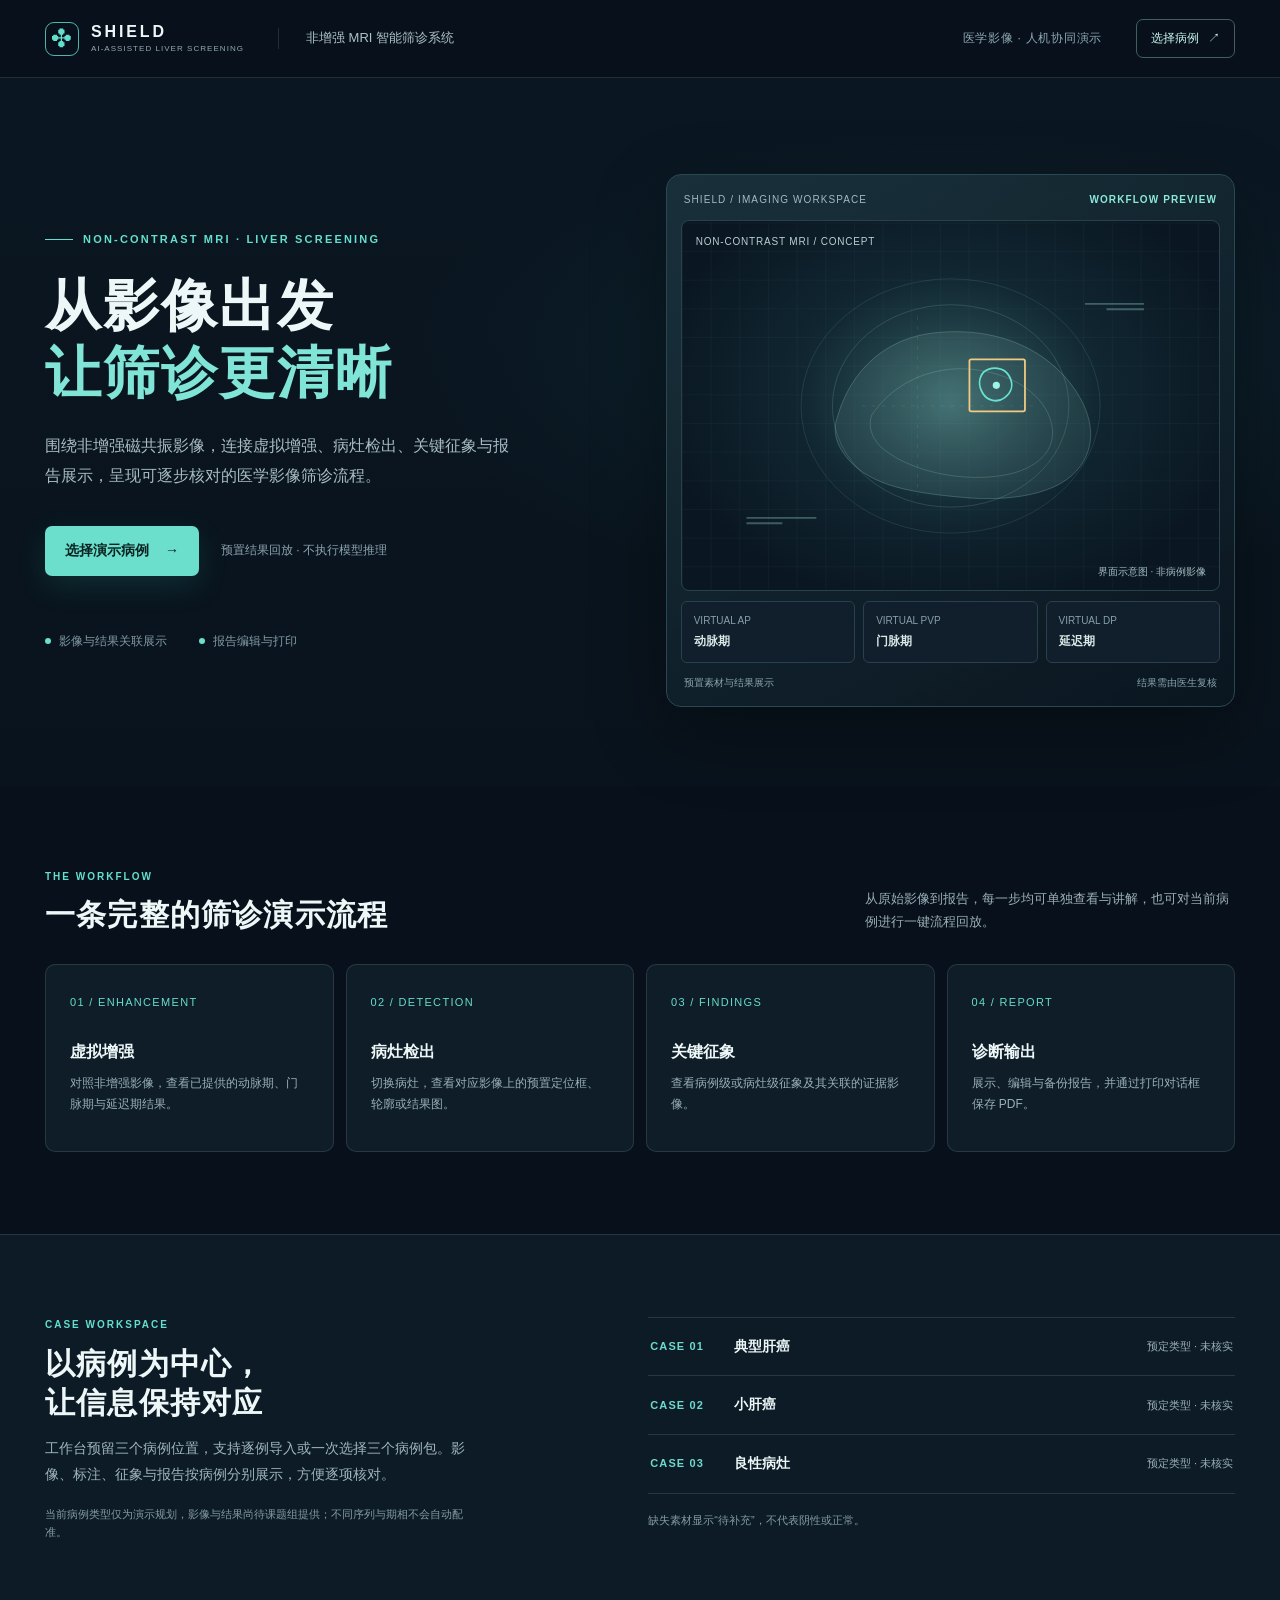
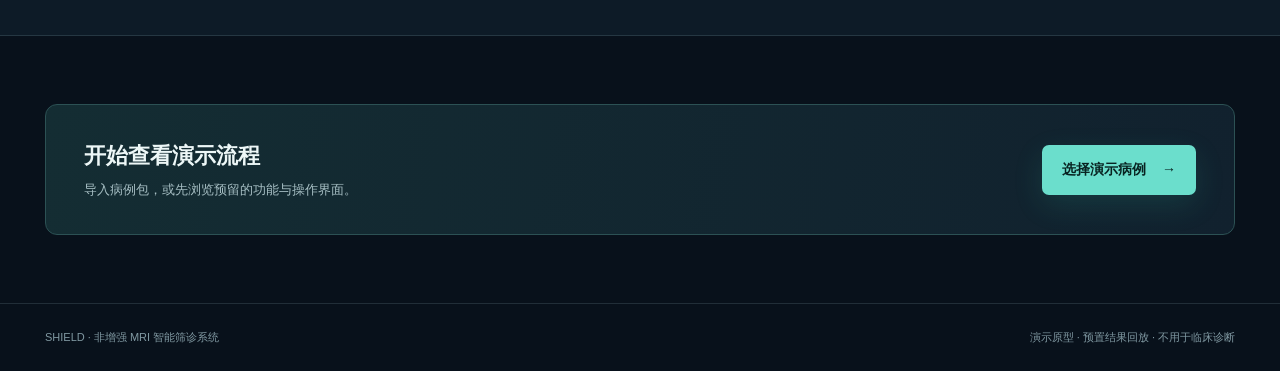
<file: index.html>
<!doctype html>
<html lang="zh-CN">
<head>
<meta charset="utf-8"><meta name="viewport" content="width=device-width,initial-scale=1">
<title>SHIELD · 非增强 MRI 智能筛诊系统</title>
<style>
:root{font-family:-apple-system,BlinkMacSystemFont,"Segoe UI","PingFang SC","Microsoft YaHei",sans-serif;color-scheme:dark;--bg:#0a1018;--surface:#101b28;--surface2:#162434;--text:#eef5f7;--muted:#8da1ad;--line:#293b49;--accent:#44d2bd;--accent-soft:#183d3d;--panel:#09131e;--amber:#e8bb78;--shadow:0 12px 36px #0003}
*{box-sizing:border-box}body{margin:0;background:var(--bg);color:var(--text);font-size:14px}button,textarea{font:inherit}button{cursor:pointer}button:focus-visible,textarea:focus-visible{outline:2px solid var(--accent);outline-offset:2px}.light{color-scheme:light;--bg:#eef5f4;--surface:#fff;--surface2:#f5f9f8;--text:#172e32;--muted:#6d8384;--line:#dce9e6;--accent:#148e80;--accent-soft:#dff4ee;--panel:#e6f0ed;--amber:#a46b2d;--shadow:0 16px 40px #2b61580c}.top{height:72px;background:var(--surface);border-bottom:1px solid var(--line);display:flex;align-items:center;gap:20px;padding:0 28px}.logo{display:flex;align-items:center;gap:11px;min-width:245px}.mark{width:34px;height:34px;border:1px solid var(--accent);border-radius:10px;display:grid;place-items:center;color:var(--accent);font-weight:800;font-size:19px}.brand{font-weight:800;letter-spacing:.15em;font-size:16px}.brand small{display:block;font-weight:400;letter-spacing:.04em;color:var(--muted);font-size:10px;margin-top:3px}.top-title{font-size:13px;color:var(--muted);border-left:1px solid var(--line);padding-left:20px}.spacer{flex:1}.badge{color:var(--amber);background:color-mix(in srgb,var(--amber) 12%,transparent);border:1px solid color-mix(in srgb,var(--amber) 25%,transparent);padding:6px 10px;border-radius:6px;font-size:11px;white-space:nowrap}.theme{border:1px solid var(--line);background:var(--surface2);border-radius:8px;display:flex;padding:3px;gap:2px}.theme button{border:0;background:transparent;color:var(--muted);padding:7px 10px;border-radius:5px;font-size:12px}.theme button.active{background:var(--surface);color:var(--text);box-shadow:0 2px 6px #0002}.main{max-width:1800px;margin:auto;padding:22px 26px}.intro{display:flex;align-items:end;justify-content:space-between;gap:20px;margin-bottom:20px}.eyebrow{text-transform:uppercase;color:var(--accent);font-size:10px;letter-spacing:.18em;font-weight:800}.intro h1{font-size:21px;letter-spacing:.04em;margin:7px 0 6px}.intro p{font-size:12px;color:var(--muted);margin:0}.intro-right{font-size:11px;color:var(--muted);text-align:right;line-height:1.8}.layout{display:grid;grid-template-columns:228px minmax(410px,1fr) 285px;gap:14px;align-items:start}.card{background:var(--surface);border:1px solid var(--line);border-radius:9px;box-shadow:var(--shadow)}.side{padding:18px 14px}.headrow{display:flex;justify-content:space-between;align-items:center}.label{font-size:13px;font-weight:700}.count{font-size:10px;color:var(--muted)}.side-note{font-size:11px;color:var(--muted);line-height:1.7;margin:9px 0 15px}.case{display:block;text-align:left;width:100%;border:1px solid transparent;background:transparent;color:var(--text);border-radius:7px;padding:12px;margin-bottom:6px}.case:hover{background:var(--surface2)}.case.active{border-color:color-mix(in srgb,var(--accent) 45%,transparent);background:var(--accent-soft)}.case-top{display:flex;align-items:center;justify-content:space-between;font-weight:700;font-size:12px}.case-sub{font-size:11px;color:var(--muted);margin-top:8px}.dot{width:6px;height:6px;border-radius:50%;background:var(--muted)}.case.active .dot{background:var(--accent)}.sidebar-end{margin-top:25px;border-top:1px solid var(--line);padding:16px 5px 0;color:var(--muted);font-size:11px;line-height:1.8}.work{overflow:hidden}.work-head{padding:17px 19px;display:flex;justify-content:space-between;gap:15px;align-items:center;border-bottom:1px solid var(--line)}.work-title{font-size:14px;font-weight:700}.work-title small{display:block;color:var(--muted);font-weight:400;font-size:11px;margin-top:6px}.ghost{background:var(--surface2);color:var(--text);border:1px solid var(--line);padding:8px 12px;border-radius:6px;font-size:11px}.view-controls{display:flex;gap:6px;align-items:center;padding:12px 17px;flex-wrap:wrap}.tab{background:transparent;border:1px solid transparent;color:var(--muted);padding:7px 10px;border-radius:5px;font-size:11px}.tab.active{background:var(--accent-soft);color:var(--accent);border-color:color-mix(in srgb,var(--accent) 30%,transparent)}.viewer{background:var(--panel);margin:0 14px;padding:13px;border:1px solid var(--line);border-radius:6px}.view-grid{display:grid;grid-template-columns:1fr 1fr;gap:9px}.viewport{position:relative;min-height:330px;border:1px solid var(--line);background:repeating-linear-gradient(0deg,transparent 0px,transparent 31px,color-mix(in srgb,var(--line) 22%,transparent) 32px),repeating-linear-gradient(90deg,transparent 0px,transparent 31px,color-mix(in srgb,var(--line) 22%,transparent) 32px);display:grid;place-items:center}.viewport-label{position:absolute;left:12px;top:12px;font-size:10px;letter-spacing:.04em;color:var(--muted)}.viewport-corner{position:absolute;right:12px;bottom:11px;font-size:10px;color:var(--muted)}.placeholder{text-align:center;color:var(--muted)}.placeholder-icon{width:42px;height:42px;margin:0 auto 13px;border:1px dashed var(--muted);border-radius:50%;display:grid;place-items:center;font-size:20px;font-weight:200;opacity:.7}.placeholder b{display:block;font-size:12px;font-weight:500;color:var(--text);opacity:.8}.placeholder span{display:block;font-size:10px;margin-top:8px}.under-view{display:flex;align-items:center;justify-content:space-between;gap:8px;padding:13px 5px 2px;color:var(--muted);font-size:10px}.viewtools{display:flex;gap:13px}.stages{padding:18px 19px 20px}.stages-title{display:flex;justify-content:space-between;align-items:center;margin-bottom:12px}.steps{display:grid;grid-template-columns:repeat(4,1fr);gap:7px}.step{background:var(--surface2);border:1px solid var(--line);border-radius:7px;padding:11px 9px;text-align:left;color:var(--text);min-height:58px}.step.active{border-color:var(--accent);background:var(--accent-soft)}.step small{font-size:9px;color:var(--muted);display:block;margin-bottom:5px}.step span{font-size:11px;font-weight:700}.nextrow{display:flex;align-items:center;justify-content:space-between;margin-top:13px;gap:10px}.nextrow p{color:var(--muted);font-size:10px;line-height:1.5;margin:0}.primary{background:var(--accent);color:#05221f;border:0;border-radius:6px;padding:10px 14px;font-size:11px;font-weight:700;white-space:nowrap}.right{padding:18px}.result-head{padding-bottom:15px;border-bottom:1px solid var(--line)}.pill{font-size:10px;color:var(--accent);background:var(--accent-soft);padding:5px 8px;border-radius:20px}.result-section{padding:17px 0;border-bottom:1px solid var(--line)}.section-title{font-size:11px;font-weight:700;display:flex;justify-content:space-between}.section-title span{font-size:10px;font-weight:400;color:var(--muted)}.empty{padding:17px 10px;background:var(--surface2);border:1px dashed var(--line);text-align:center;color:var(--muted);border-radius:6px;font-size:11px;margin-top:12px;line-height:1.7}.fields{margin-top:13px}.field{display:flex;justify-content:space-between;gap:10px;color:var(--muted);padding:7px 0;font-size:11px}.field span:last-child{color:var(--text)}.report{padding-top:17px}.report textarea{display:block;width:100%;min-height:93px;margin:11px 0 10px;resize:vertical;color:var(--text);background:var(--surface2);border:1px solid var(--line);border-radius:6px;padding:10px;font-size:11px;line-height:1.7}.report textarea::placeholder{color:var(--muted)}.report-actions{display:flex;justify-content:space-between;align-items:center;gap:5px}.report-actions span{font-size:10px;color:var(--muted)}.footer{margin-top:16px;color:var(--muted);font-size:10px;display:flex;justify-content:space-between;gap:10px}.light .main{padding-top:30px}.light .card{border-radius:15px}.light .top{height:76px}.light .viewport{border-radius:8px}.light .intro h1{font-size:24px;letter-spacing:0}.light .step{border-radius:10px}.light .case{border-radius:10px}.light .mark{background:var(--accent);color:white}.light .primary{color:white}.light .viewer{border-radius:10px}.light .badge{border-radius:20px}
@media(max-width:1100px){.layout{grid-template-columns:190px minmax(350px,1fr)}.right{grid-column:1/-1;display:grid;grid-template-columns:1fr 1fr;gap:15px}.right .result-head{grid-column:1/-1}.report{padding-top:0}.top-title{display:none}.logo{min-width:auto}}@media(max-width:700px){.top{height:auto;padding:13px;flex-wrap:wrap;gap:10px}.logo{flex:1}.top .badge{order:3}.main{padding:18px 12px}.intro{align-items:start}.intro-right{display:none}.layout{display:flex;flex-direction:column}.card{width:100%}.side{padding:13px}.side-note,.sidebar-end{display:none}.case{width:32%;display:inline-block;vertical-align:top;padding:10px 5px}.case-sub{font-size:10px}.view-grid{grid-template-columns:1fr}.viewport{min-height:220px}.steps{grid-template-columns:1fr 1fr}.right{display:block}.result-head{margin-bottom:0}.footer{display:block}.footer span{display:block;margin-top:5px}}
.phase-toolbar{display:flex;align-items:center;gap:6px;flex-wrap:wrap;margin:0 14px 10px}.phase-toolbar[hidden]{display:none}.phase-caption{font-size:10px;color:var(--muted);margin-right:2px}.phase-toolbar .spacer{min-width:8px}.phase-button{border:1px solid var(--line);background:var(--surface2);color:var(--muted);border-radius:5px;padding:7px 9px;font-size:11px}.phase-button.active{border-color:var(--accent);color:var(--accent);background:var(--accent-soft)}.view-grid.triple{grid-template-columns:repeat(3,minmax(0,1fr))}.view-grid.triple .viewport{min-width:0}.storage-warning{color:var(--amber)!important;line-height:1.4}@media(max-width:700px){.view-grid.triple{grid-template-columns:1fr}.phase-toolbar .spacer{display:none}.phase-toolbar{margin-top:0}.phase-caption{width:100%}}
@media print{.boot-warning{display:none}body{background:white;color:#111}.top,.intro,.side,.work,.footer,.result-head,.result-section,.report-actions{display:none!important}.main{padding:0}.layout{display:block}.right{display:block;box-shadow:none;border:0;padding:0}.report{display:block}.report:before{content:'SHIELD 非增强 MRI 智能筛诊报告 · 演示样式';display:block;font-size:20px;font-weight:bold;margin-bottom:20px}.report textarea{min-height:450px;border:0;color:#111;background:white;resize:none;font-size:14px}.report .section-title{font-size:14px}}

.lesion-toolbar{display:flex;align-items:center;gap:12px;flex-wrap:wrap;margin:0 15px 10px;color:var(--muted);font-size:11px}.lesion-toolbar[hidden]{display:none}.lesion-toolbar label{display:flex;align-items:center;gap:5px;color:var(--text)}.lesion-toolbar input{accent-color:var(--accent)}.lesion-toolbar select{background:var(--surface2);color:var(--text);border:1px solid var(--line);border-radius:5px;padding:4px;max-width:200px}.lesion-toolbar label[hidden]{display:none}.lesion-toolbar .notice{color:var(--amber)}
.report-fields{margin-top:12px;display:grid;gap:10px}.report-field{display:grid;gap:5px;font-size:11px;color:var(--muted)}.report-field input,.report-field textarea{width:100%;background:var(--surface2);border:1px solid var(--line);border-radius:6px;color:var(--text);padding:8px;font:inherit}.report-field textarea{margin:0;min-height:85px;resize:vertical}.report-field input::placeholder,.report-field textarea::placeholder{color:var(--muted)}.report-row{display:grid;grid-template-columns:1fr 1fr;gap:8px}.report-case{padding:9px;border-radius:6px;background:var(--accent-soft);color:var(--accent);font-weight:700}.print-report{display:none}.signs-note{font-size:10px;color:var(--muted);line-height:1.5;margin:10px 0 7px}.signs-list{max-height:210px;overflow:auto;border:1px solid var(--line);border-radius:6px}.sign-row{display:flex;align-items:flex-start;justify-content:space-between;gap:8px;padding:8px 9px;font-size:11px;line-height:1.45;border-bottom:1px solid var(--line)}.sign-row:last-child{border-bottom:0}.sign-row[data-finding]{width:100%;background:transparent;color:var(--text);border-top:0;border-left:0;border-right:0;text-align:left;cursor:pointer}.sign-row[data-finding]:hover,.sign-row[data-finding].active{background:var(--accent-soft)}.sign-status{white-space:nowrap;color:var(--muted);font-size:10px}
@media print{.report>*{display:none!important}.report:before{display:none}.print-report{display:block!important;color:#111;font-size:13px}.print-report h1{text-align:center;font-size:20px}.print-report .print-badge{text-align:center;color:#555;margin-bottom:20px}.print-report dl{display:grid;grid-template-columns:1fr 1fr;gap:10px;border-bottom:1px solid #aaa;padding-bottom:15px}.print-report dl div{display:flex;gap:8px}.print-report dt{font-weight:bold}.print-report dd{margin:0;min-width:0;overflow-wrap:anywhere}.print-report dt{white-space:nowrap}.print-report h2{font-size:14px;margin-top:24px}.print-report p{white-space:pre-wrap;overflow-wrap:anywhere;min-height:35px;line-height:1.6}.print-report .print-footer{border-top:1px solid #aaa;padding-top:15px}}

.boot-warning{padding:12px;background:#4a321b;color:#ffe4b2;font-size:13px}.case-import{border-top:1px solid var(--line);margin-top:18px;padding-top:14px}.case-import button{width:100%}.guide-link{display:block;color:var(--accent);font-size:11px;margin:10px 0;text-decoration:none}.builder-link{display:block;margin-top:8px;text-align:center;text-decoration:none}.single-import{margin-top:10px;font-size:11px;color:var(--muted)}.single-import summary{cursor:pointer;color:var(--accent)}.single-import label{display:flex;gap:6px;align-items:center;margin:8px 0}.single-import select{min-width:0;background:var(--surface2);color:var(--text);border:1px solid var(--line);border-radius:4px;padding:5px}.single-import button{margin-top:3px}.case-import #readinessButton{margin-top:8px}.readiness-dialog{width:min(1040px,calc(100vw - 32px));max-height:85vh;overflow:auto;background:var(--surface);color:var(--text);border:1px solid var(--line);border-radius:10px;padding:22px}.readiness-dialog::backdrop{background:#000a}.readiness-dialog p{color:var(--muted);line-height:1.6;font-size:12px}.readiness-head{display:flex;justify-content:space-between;align-items:center}.readiness-head h2{font-size:18px}.readiness-scroll{overflow:auto}.readiness-dialog table{width:100%;border-collapse:collapse;min-width:760px;text-align:left;font-size:12px}.readiness-dialog th,.readiness-dialog td{padding:12px 8px;border-bottom:1px solid var(--line)}.readiness-dialog th{color:var(--muted);font-weight:500}.case-import p{color:var(--muted);font-size:10px;line-height:1.6}.case-import .error{color:var(--amber)}.viewtools{align-items:center}.viewtools button{padding:5px 8px}.viewtools button:disabled{opacity:.4;cursor:not-allowed}.slice-controls{position:absolute;bottom:8px;left:8px;display:flex;gap:4px;align-items:center;z-index:2;color:var(--text);font-size:10px}.slice-controls button{background:#0d1c29e8;color:var(--text);border:1px solid var(--line);border-radius:4px;padding:3px 7px}.slice-controls button:disabled{opacity:.35;cursor:not-allowed}.result-choices{display:grid;gap:5px}.result-choice{border:1px solid var(--line);background:var(--surface2);color:var(--text);text-align:left;border-radius:5px;padding:8px;font-size:11px}.result-choice.active{border-color:var(--accent);color:var(--accent)}.right-jump{display:flex;gap:3px}.right-jump button{background:var(--surface2);border:1px solid var(--line);color:var(--text);border-radius:4px;padding:4px;font-size:10px}.report-backup{display:flex;flex-wrap:wrap;gap:8px;margin-top:10px}.migration-preview{max-height:48vh;overflow:auto;white-space:pre-wrap;overflow-wrap:anywhere;color:var(--text);background:var(--surface2);border:1px solid var(--line);padding:12px;font-size:12px;line-height:1.6}.migration-actions{display:flex;justify-content:flex-end;gap:8px;margin-top:14px}.clear-report[hidden]{display:none}.clear-report{display:block;margin-top:12px;background:transparent;color:var(--muted);border:0;padding:2px 0;text-decoration:underline;font-size:10px}.top .badge{white-space:normal}@media(max-width:700px){.case-import{display:block}.viewtools{flex-wrap:wrap}.case-import p{display:block}}


.sh-home{--sh-bg:#08111b;--sh-card:#101f2c;--sh-line:rgba(160,199,207,.16);--sh-ink:#edf7f7;--sh-muted:#9aafb8;--sh-accent:#63dfce;min-height:100vh;background:var(--sh-bg);color:var(--sh-ink);font-family:-apple-system,BlinkMacSystemFont,"Segoe UI","Microsoft YaHei",sans-serif;font-size:15px;line-height:1.55;overflow:hidden}
.sh-home *{box-sizing:border-box}.sh-home a{color:inherit;text-decoration:none}.sh-home button,.sh-home a{font:inherit}.sh-home a:focus-visible{outline:2px solid var(--sh-accent);outline-offset:4px}.sh-wrap{width:min(1190px,calc(100% - 64px));margin:0 auto}.sh-home-header{height:78px;border-bottom:1px solid var(--sh-line);display:flex;align-items:center}.sh-home-header .sh-wrap{display:flex;align-items:center;gap:34px}.sh-brand{display:flex;align-items:center;gap:12px;flex-shrink:0}.sh-brand-mark{width:34px;height:34px;display:grid;place-items:center;border:1px solid rgba(99,223,206,.8);border-radius:9px;color:var(--sh-accent);font-size:20px;line-height:1}.sh-brand-word{font-size:16px;font-weight:750;letter-spacing:.18em;line-height:1}.sh-brand-word small{display:block;margin-top:5px;font-size:8px;letter-spacing:.13em;font-weight:500;color:#91a9b2}.sh-header-name{padding-left:27px;border-left:1px solid var(--sh-line);font-size:13px;color:#adc2c7}.sh-header-spacer{flex:1}.sh-header-label{color:#8ea8b2;font-size:12px;letter-spacing:.06em}.sh-home .sh-header-action{display:inline-flex;align-items:center;gap:9px;padding:9px 14px;border:1px solid #40605e;border-radius:7px;color:#c8f6ef;font-size:12px;white-space:nowrap}.sh-home .sh-header-action:hover{background:#173b3a}
.sh-hero{position:relative;padding:96px 0 80px;background:radial-gradient(ellipse at 74% 39%,rgba(25,111,113,.16),transparent 40%),linear-gradient(180deg,#0a1621 0%,#09131d 100%)}.sh-hero-grid{display:grid;grid-template-columns:1fr 1.03fr;align-items:center;gap:68px}.sh-kicker{display:flex;align-items:center;gap:10px;color:var(--sh-accent);font-size:11px;letter-spacing:.2em;font-weight:700}.sh-kicker:before{content:"";width:28px;height:1px;background:var(--sh-accent)}.sh-hero h1{font-size:clamp(42px,4.4vw,62px);line-height:1.2;letter-spacing:.035em;font-weight:700;margin:24px 0}.sh-hero h1 em{font-style:normal;color:#80e4d7}.sh-description{max-width:475px;color:#a8bdc4;font-size:16px;line-height:1.9;margin:0}.sh-actions{display:flex;align-items:center;gap:22px;margin-top:34px;flex-wrap:wrap}.sh-home .sh-primary{display:inline-flex;align-items:center;justify-content:center;gap:16px;border-radius:7px;padding:14px 20px;background:#6bdecc;color:#082321;font-weight:700;font-size:14px;box-shadow:0 10px 30px #35c9ac24}.sh-home .sh-primary:hover{background:#8aebdc}.sh-action-note{font-size:12px;color:#8ca4ad}.sh-home-meta{margin-top:56px;display:flex;gap:32px;color:#819aa5;font-size:12px}.sh-home-meta span{display:flex;align-items:center;gap:8px}.sh-home-meta i{display:block;width:6px;height:6px;border-radius:50%;background:#6bdecc}
.sh-visual{position:relative;border:1px solid #2a4851;border-radius:15px;padding:14px;background:linear-gradient(150deg,rgba(29,55,65,.78),rgba(10,22,32,.96));box-shadow:0 25px 75px #0005}.sh-visual-top{display:flex;align-items:center;justify-content:space-between;color:#a1bac1;font-size:10px;letter-spacing:.11em;padding:3px 3px 12px}.sh-visual-top b{font-size:10px;color:#8ce8d9;font-weight:600}.sh-scan{position:relative;overflow:hidden;border-radius:8px;border:1px solid #29414c;aspect-ratio:1.45;background:radial-gradient(ellipse at 50% 45%,#24454c 0%,#102530 41%,#0a1722 78%)}.sh-scan svg{display:block;width:100%;height:100%}.sh-scan-tag{position:absolute;top:13px;left:14px;color:#b8cfd1;font-size:10px;letter-spacing:.08em}.sh-scan-note{position:absolute;right:13px;bottom:11px;color:#a6bec3;font-size:10px}.sh-visual-bottom{display:grid;grid-template-columns:repeat(3,1fr);gap:8px;margin-top:10px}.sh-phase{padding:11px 12px;border:1px solid #29414c;border-radius:6px;background:#101f2b;color:#86a0a9;font-size:10px}.sh-phase strong{display:block;color:#d9e9e8;font-size:12px;font-weight:600;margin-top:3px}.sh-visual-foot{display:flex;justify-content:space-between;gap:10px;padding:12px 3px 2px;color:#89a5ad;font-size:10px}
.sh-section{padding:82px 0}.sh-section-top{display:flex;justify-content:space-between;align-items:end;gap:32px;margin-bottom:30px}.sh-eyebrow{color:var(--sh-accent);font-size:10px;letter-spacing:.2em;font-weight:700}.sh-section h2{font-size:30px;letter-spacing:.04em;line-height:1.3;margin:10px 0 0}.sh-section-desc{max-width:370px;color:var(--sh-muted);font-size:13px;line-height:1.8;margin:0}.sh-flow-grid{display:grid;grid-template-columns:repeat(4,1fr);gap:12px}.sh-step{min-height:188px;padding:24px;border:1px solid var(--sh-line);background:#0f1d29;border-radius:10px}.sh-step-num{color:#66dcca;font-size:11px;letter-spacing:.12em}.sh-step h3{font-size:16px;margin:28px 0 8px}.sh-step p{font-size:12px;color:#99b0b8;margin:0;line-height:1.8}.sh-split{background:#0d1b27;border-top:1px solid var(--sh-line);border-bottom:1px solid var(--sh-line)}.sh-split-grid{display:grid;grid-template-columns:1fr 1.1fr;gap:70px;align-items:start}.sh-split h2{margin-top:12px}.sh-split p{color:#a0b6bd;line-height:1.85;font-size:14px;max-width:430px}.sh-case-list{border-top:1px solid var(--sh-line)}.sh-case-row{display:grid;grid-template-columns:68px 1fr auto;align-items:center;gap:16px;padding:18px 2px;border-bottom:1px solid var(--sh-line)}.sh-case-row b{font-size:11px;letter-spacing:.1em;color:#6ddacb}.sh-case-row strong{font-size:14px;font-weight:600}.sh-case-row span{font-size:11px;color:#9ab0b7}.sh-note{margin-top:17px;font-size:11px!important;color:#839ba4!important;line-height:1.7!important}
.sh-bottom{padding:68px 0}.sh-bottom-box{display:flex;align-items:center;justify-content:space-between;gap:30px;padding:34px 38px;border:1px solid #2c5154;border-radius:12px;background:linear-gradient(100deg,#142d33,#11212e)}.sh-bottom-box h2{font-size:22px;margin:0 0 7px}.sh-bottom-box p{font-size:13px;color:#a7bfc4;margin:0}.sh-footer{border-top:1px solid var(--sh-line);padding:25px 0;color:#8099a2;font-size:11px}.sh-footer .sh-wrap{display:flex;justify-content:space-between;gap:20px;flex-wrap:wrap}
@media(max-width:900px){.sh-hero{padding:65px 0}.sh-hero-grid{gap:35px}.sh-hero h1{font-size:42px}.sh-flow-grid{grid-template-columns:repeat(2,1fr)}.sh-split-grid{gap:35px}.sh-header-label{display:none}}
@media(max-width:700px){.sh-wrap{width:calc(100% - 36px)}.sh-home-header{height:68px}.sh-header-name{display:none}.sh-home-header .sh-wrap{gap:10px}.sh-hero{padding:55px 0}.sh-hero-grid{grid-template-columns:1fr;gap:40px}.sh-hero h1{font-size:38px}.sh-description{font-size:14px}.sh-home-meta{margin-top:36px;gap:17px;flex-wrap:wrap}.sh-section{padding:58px 0}.sh-section-top{display:block}.sh-section-desc{margin-top:14px}.sh-section h2{font-size:25px}.sh-split-grid{grid-template-columns:1fr;gap:25px}.sh-bottom{padding:45px 0}.sh-bottom-box{display:block;padding:26px}.sh-bottom-box .sh-primary{margin-top:22px}.sh-case-row{grid-template-columns:62px 1fr auto;gap:8px}.sh-case-row span{font-size:10px}}
@media(max-width:400px){.sh-flow-grid{grid-template-columns:1fr}.sh-step{min-height:150px}.sh-step h3{margin-top:18px}.sh-home .sh-header-action{padding:8px;font-size:11px}}

@media(max-width:400px){.sh-home-header .sh-brand{gap:8px}.sh-brand-mark{width:30px;height:30px}.sh-brand-word{font-size:14px}.sh-brand-word small{font-size:7px;letter-spacing:.04em}.sh-home .sh-header-action{gap:4px;padding:7px}}
.sh-home[hidden],#workspaceView[hidden],#caseSelection[hidden]{display:none!important}
.workspace-home{color:var(--accent);text-decoration:none;font-size:12px;white-space:nowrap}.workspace-home:focus-visible{outline:2px solid var(--accent);outline-offset:3px}
@media print{.sh-home,#caseSelection{display:none!important}}
.case-page{min-height:100vh;background:#0a141e;color:#e7f2f4}.case-page .top{background:#0d1b27}.case-content{max-width:1180px;margin:auto;padding:56px 28px 90px}.case-content h1{font-size:30px;margin:12px 0}.case-lead{color:#9bb0b9;line-height:1.8}.case-page-layout{display:grid;grid-template-columns:minmax(0,1fr) 320px;gap:24px;margin-top:34px;align-items:start}.case-pick,.case-setup{padding:25px}.case-pick #cases{display:grid;grid-template-columns:repeat(3,minmax(0,1fr));gap:12px;margin:24px 0}.case-pick .case{width:100%;min-height:132px;background:var(--surface2);border:1px solid var(--line);padding:18px;margin:0}.case-pick .case.active{background:var(--accent-soft);border-color:var(--accent)}.case-pick .case-top{font-size:16px}.case-pick .case-sub{display:block;line-height:1.7;margin-top:16px}.case-pick .primary{font-size:13px;padding:14px 20px}.case-page .side-note{display:block}.case-setup .case-import{margin:0;padding:0;border:0}.case-setup h2{font-size:15px;margin:0 0 16px}.case-setup .case-import p{display:block}.workflow-side .stages{padding:0}.workflow-side .steps{grid-template-columns:1fr}.workflow-side .step{min-height:62px;padding:12px}.workflow-side .nextrow{display:flex;flex-direction:column;align-items:stretch}.workflow-side .nextrow p{font-size:11px}.workflow-side .primary{width:100%}.workflow-side .stages-title .count{display:none}.case-switch{display:block;color:var(--accent);text-decoration:none;font-size:12px;margin-bottom:20px}.workflow-side .step span{font-size:12px}@media(max-width:900px){.case-page-layout{grid-template-columns:1fr}}@media(max-width:700px){.case-content{padding:34px 16px 60px}.case-pick #cases{grid-template-columns:1fr}.case-pick .case{min-height:85px}.workflow-side .steps{grid-template-columns:repeat(2,minmax(0,1fr))}.workflow-side .nextrow{flex-direction:row;align-items:center}.workflow-side .primary{width:auto}.case-page .top .badge{display:none}}
</style>
<link rel="stylesheet" href="presentation.css">
</head>
<body>
<main class="sh-home" id="landingView">
<header class="sh-home-header"><div class="sh-wrap"><div class="sh-brand"><span class="sh-brand-mark" aria-hidden="true">✣</span><span class="sh-brand-word">SHIELD<small>AI-ASSISTED LIVER SCREENING</small></span></div><span class="sh-header-name">非增强 MRI 智能筛诊系统</span><span class="sh-header-spacer"></span><span class="sh-header-label">医学影像 · 人机协同演示</span><a class="sh-header-action" href="#cases">选择病例 <span aria-hidden="true">↗</span></a></div></header>
<section class="sh-hero"><div class="sh-wrap sh-hero-grid"><div><div class="sh-kicker">NON-CONTRAST MRI · LIVER SCREENING</div><h1>从影像出发<br><em>让筛诊更清晰</em></h1><p class="sh-description">围绕非增强磁共振影像，连接虚拟增强、病灶检出、关键征象与报告展示，呈现可逐步核对的医学影像筛诊流程。</p><div class="sh-actions"><a class="sh-primary" href="#cases">选择演示病例 <span aria-hidden="true">→</span></a><span class="sh-action-note">预置结果回放 · 不执行模型推理</span></div><noscript><p class="sh-note">演示工作台需要启用 JavaScript，请在浏览器设置中开启后重新加载。</p></noscript><div class="sh-home-meta"><span><i></i>影像与结果关联展示</span><span><i></i>报告编辑与打印</span></div></div>
<div class="sh-visual" aria-label="系统影像界面示意图，不是真实病例影像"><div class="sh-visual-top"><span>SHIELD / IMAGING WORKSPACE</span><b>WORKFLOW PREVIEW</b></div><div class="sh-scan"><span class="sh-scan-tag">NON-CONTRAST MRI / CONCEPT</span><svg viewBox="0 0 600 410" role="img" aria-label="抽象的影像查看界面示意"><defs><pattern id="shGrid" width="32" height="32" patternUnits="userSpaceOnUse"><path d="M32 0H0V32" fill="none" stroke="#81bfc2" stroke-opacity=".09"/></pattern><radialGradient id="shCore"><stop stop-color="#73b6b1" stop-opacity=".32"/><stop offset="1" stop-color="#17353b" stop-opacity=".1"/></radialGradient></defs><rect width="600" height="410" fill="url(#shGrid)"/><ellipse cx="300" cy="205" rx="167" ry="142" fill="url(#shCore)" stroke="#8ac7c5" stroke-opacity=".16"/><ellipse cx="300" cy="205" rx="132" ry="113" fill="none" stroke="#a4d2cf" stroke-opacity=".2"/><path d="M173 219c15-54 55-91 112-96 64-6 117 16 149 57 23 30 31 64 11 92-23 33-81 40-133 35-53-5-100-12-126-42-13-15-18-30-13-46Z" fill="#80bbb2" fill-opacity=".12" stroke="#a3dcd0" stroke-opacity=".28"/><path d="M212 215c24-36 67-55 111-51 42 4 77 24 88 55 11 32-11 54-45 62-50 11-110-3-140-27-13-10-19-25-14-39Z" fill="none" stroke="#a7ddd3" stroke-opacity=".23"/><path d="M263 105v200M201 205h198" stroke="#8ddacc" stroke-opacity=".13" stroke-dasharray="4 7"/><rect x="321" y="153" width="62" height="58" rx="2" fill="none" stroke="#f1c982" stroke-width="2"/><path d="M337 167c9-7 23-5 28 4 6 10 3 19-5 25-8 6-19 3-24-5-5-8-5-17 1-24Z" fill="none" stroke="#68e1cf" stroke-width="2"/><circle cx="351" cy="182" r="4" fill="#9df5e8"/><path d="M72 330h78M72 336h40M450 91h66M474 97h42" stroke="#96d7cb" stroke-opacity=".35" stroke-width="2"/></svg><span class="sh-scan-note">界面示意图 · 非病例影像</span></div><div class="sh-visual-bottom"><div class="sh-phase">VIRTUAL AP<strong>动脉期</strong></div><div class="sh-phase">VIRTUAL PVP<strong>门脉期</strong></div><div class="sh-phase">VIRTUAL DP<strong>延迟期</strong></div></div><div class="sh-visual-foot"><span>预置素材与结果展示</span><span>结果需由医生复核</span></div></div></div></section>
<section class="sh-section" id="sh-flow"><div class="sh-wrap"><div class="sh-section-top"><div><div class="sh-eyebrow">THE WORKFLOW</div><h2>一条完整的筛诊演示流程</h2></div><p class="sh-section-desc">从原始影像到报告，每一步均可单独查看与讲解，也可对当前病例进行一键流程回放。</p></div><div class="sh-flow-grid"><article class="sh-step"><span class="sh-step-num">01 / ENHANCEMENT</span><h3>虚拟增强</h3><p>对照非增强影像，查看已提供的动脉期、门脉期与延迟期结果。</p></article><article class="sh-step"><span class="sh-step-num">02 / DETECTION</span><h3>病灶检出</h3><p>切换病灶，查看对应影像上的预置定位框、轮廓或结果图。</p></article><article class="sh-step"><span class="sh-step-num">03 / FINDINGS</span><h3>关键征象</h3><p>查看病例级或病灶级征象及其关联的证据影像。</p></article><article class="sh-step"><span class="sh-step-num">04 / REPORT</span><h3>诊断输出</h3><p>展示、编辑与备份报告，并通过打印对话框保存 PDF。</p></article></div></div></section>
<section class="sh-section sh-split"><div class="sh-wrap sh-split-grid"><div><div class="sh-eyebrow">CASE WORKSPACE</div><h2>以病例为中心，<br>让信息保持对应</h2><p>工作台预留三个病例位置，支持逐例导入或一次选择三个病例包。影像、标注、征象与报告按病例分别展示，方便逐项核对。</p><p class="sh-note">当前病例类型仅为演示规划，影像与结果尚待课题组提供；不同序列与期相不会自动配准。</p></div><div class="sh-case-list"><div class="sh-case-row"><b>CASE 01</b><strong>典型肝癌</strong><span>预定类型 · 未核实</span></div><div class="sh-case-row"><b>CASE 02</b><strong>小肝癌</strong><span>预定类型 · 未核实</span></div><div class="sh-case-row"><b>CASE 03</b><strong>良性病灶</strong><span>预定类型 · 未核实</span></div><p class="sh-note">缺失素材显示“待补充”，不代表阴性或正常。</p></div></div></section>
<section class="sh-bottom"><div class="sh-wrap"><div class="sh-bottom-box"><div><h2>开始查看演示流程</h2><p>导入病例包，或先浏览预留的功能与操作界面。</p></div><a class="sh-primary" href="#cases">选择演示病例 <span aria-hidden="true">→</span></a></div></div></section>
<footer class="sh-footer"><div class="sh-wrap"><span>SHIELD · 非增强 MRI 智能筛诊系统</span><span>演示原型 · 预置结果回放 · 不用于临床诊断</span></div></footer>
</main>
<div id="caseSelection" class="case-page" hidden><header class="top"><div class="logo"><div class="mark">✣</div><div class="brand">SHIELD<small>AI-ASSISTED LIVER SCREENING</small></div></div><div class="top-title">非增强 MRI 智能筛诊系统</div><a class="workspace-home" href="#home">← 返回首页</a><div class="spacer"></div><span class="badge">预置结果回放 · 不执行推理</span></header><main class="case-content"><div class="eyebrow">CASE SELECTION / 病例选择</div><h1>选择演示病例</h1><p class="case-lead">选择一例进入工作台，也可以先导入课题组提供的病例包。<br>当前三个病例类型为演示预留，实际结果以导入素材为准。</p><div class="case-page-layout"><section class="card case-pick"><div class="headrow"><div class="label">演示病例</div><span class="count">03 CASES</span></div><div id="cases"></div><a href="#workspace" class="primary" id="openWorkspace" style="display:inline-block;text-decoration:none">进入所选病例工作台　→</a></section><aside class="card case-setup"><h2>准备病例素材</h2><div class="case-import"><button class="ghost" id="importCase">导入当前病例包</button><button class="ghost" id="batchImport" type="button" style="margin-top:8px">一次导入三个病例包</button><input id="batchFiles" type="file" accept=".json,application/json" multiple hidden><a class="ghost builder-link" href="case-builder.html" target="_blank" rel="noopener">制作病例包 ↗</a><details class="single-import"><summary>临时载入单张影像</summary><label>影像序列 <select id="singleSequence"><option>T2WI</option><option>DWI</option><option>ADC</option><option>T1WI</option><option>T1WI-IP</option><option>T1WI-OP</option><option>DWI-LOW</option><option>DWI-HIGH</option><option>PRE</option></select></label><button class="ghost" id="singleImport" type="button">选择本地图片</button><input id="singleFile" type="file" accept=".png,.jpg,.jpeg,.webp,image/png,image/jpeg,image/webp" hidden><button class="ghost" id="saveSingle" type="button" hidden>下载临时影像病例包</button><button class="ghost" id="confirmSingle" type="button" hidden>我已确认文件保存</button><p>只显示输入影像，不套用旧结果。请下载并保留病例包；报告编辑内容需另行备份，才能在其他设备恢复。</p></details><input id="caseFile" type="file" accept=".json,application/json" hidden><button class="ghost" id="readinessButton" type="button">查看三例素材清单</button><a class="guide-link" href="%E6%BC%94%E7%A4%BA%E6%93%8D%E4%BD%9C%E6%8C%87%E5%8D%97.txt" target="_blank" rel="noopener">打开演示操作指南 ↗</a><p id="importStatus" role="status">选择病例后导入对应 JSON 病例包。页面不主动保存影像，刷新后需重新导入。</p><p>仅支持预先整理的 PNG / JPEG / WebP 病例包，不执行模型推理。</p></div></aside></div></main></div>
<div id="workspaceView" hidden>
<div id="bootWarning" class="boot-warning" role="status">正在加载演示工作台；如果此提示持续显示，请完整解压所有文件并使用新版 Edge 或 Chrome。</div>
<header class="top"><div class="logo"><div class="mark">✣</div><div class="brand">SHIELD<small>AI-ASSISTED LIVER SCREENING</small></div></div><div class="top-title">非增强 MRI 智能筛诊系统</div><a class="workspace-home" href="#home">← 返回首页</a><div class="spacer"></div><span class="badge">预置结果回放 · 不执行推理</span></header>
<main class="main"><div class="intro"><div><div class="eyebrow">Imaging workspace / 影像工作台</div><h1>非增强 MRI 智能筛诊</h1><p>面向肝癌高危人群 · 从影像查看到结构化报告</p></div><div class="intro-right">项目演示原型<br>病例包在本地读取</div></div>
<div class="layout"><aside class="card side workflow-side"><a class="case-switch" href="#cases">← 更换病例 / 导入素材</a><div class="stages"><div class="stages-title"><span class="label">演示流程</span><span class="count">点击步骤查看对应区域</span></div><div class="steps" id="steps"></div><div class="nextrow"><p id="hint">查看三期虚拟增强结果；素材待补充。</p><button class="primary" id="autoplay">▶ &nbsp;一键演示流程</button></div></div></aside>
<section class="card work"><div class="work-head"><div class="work-title"><span id="caseTitle">病例 01</span><small id="caseSubtitle">典型肝癌 · 素材待补充</small></div><button class="ghost" id="reset">重置演示</button></div><div class="view-controls" id="sequenceControls" aria-label="非增强序列"></div><div id="phaseToolbar" class="phase-toolbar" aria-label="虚拟增强视图"><span class="phase-caption">虚拟增强</span><button class="phase-button active" data-layout="compare" aria-pressed="true">原图对照</button><button class="phase-button" data-layout="triple" aria-pressed="false">三期并排</button><span class="spacer"></span><span id="phaseButtons"><button class="phase-button active" data-phase="0" aria-pressed="true">动脉期</button> <button class="phase-button" data-phase="1" aria-pressed="false">门脉期</button> <button class="phase-button" data-phase="2" aria-pressed="false">延迟期</button></span></div><div id="lesionToolbar" class="lesion-toolbar" hidden><label id="lesionModeWrap" hidden>查看方式 <select id="lesionMode"><option value="vector">独立标注</option><option value="rendered">预绘制结果图</option></select></label><label id="lesionRenderedWrap" hidden>结果图 <select id="lesionRendered"></select></label><span>标注显示</span><label><input type="checkbox" id="showBox">定位框</label><label><input type="checkbox" id="showContour">分割轮廓</label><label id="annotationChoice" hidden>定位到标注 <select id="annotationTarget" aria-label="定位到标注影像"></select></label><span class="notice">影像及标注素材待补充</span></div><div id="findingToolbar" class="lesion-toolbar" hidden><label id="findingModeWrap" hidden>查看方式 <select id="findingMode"><option value="evidence">证据影像</option><option value="rendered">预绘制结果图</option></select></label><label id="findingRenderedWrap" hidden>结果图 <select id="findingRendered"></select></label><span class="notice" id="findingRenderedNotice" hidden>预绘制图的标注无法单独关闭；底图关系由团队声明，未自动配准。</span></div><div class="viewer"><div class="view-grid" id="viewGrid" tabindex="-1" aria-label="影像和结果区域"><div class="viewport"><div class="viewport-label">非增强影像 / <span id="sequence">T2WI</span></div><div class="placeholder"><div class="placeholder-icon">＋</div><b>原始影像待补充</b><span>请提供该病例对应影像</span></div><span class="viewport-corner">— / —</span></div><div class="viewport"><div class="viewport-label" id="viewLabel">虚拟增强 / 结果区</div><div class="placeholder"><div class="placeholder-icon">＋</div><b id="viewPlaceholder">虚拟增强影像待补充</b><span>此处为预留展示区域</span></div><span class="viewport-corner">— / —</span></div></div><div class="under-view"><span id="viewerStatus">影像查看区 · 当前无影像数据</span><span class="viewtools"><button class="ghost" id="zoomOut" aria-label="缩小所有影像">−</button><span id="zoomValue">100%</span><button class="ghost" id="zoomIn" aria-label="放大所有影像">＋</button><button class="ghost" id="zoomReset" aria-label="所有影像恢复适配">全部适配</button></span></div></div></section>
<aside class="card right"><div class="result-head headrow"><div class="label">分析与报告</div><span class="pill" id="resultStatus">预置结果待补充</span><div class="right-jump"><button id="gotoFindings" type="button">征象</button><button id="gotoReport" type="button">报告</button></div></div><div class="result-section"><div class="section-title">病灶信息 <span>LESIONS</span></div><div id="lesionResults" class="empty">病灶结果待补充</div><div class="fields"><div class="field"><span>病灶位置</span><span id="lesionLocation">待补充</span></div><div class="field"><span>病灶大小</span><span id="lesionSize">待补充</span></div><div class="field"><span>预置病灶分类</span><span id="lesionClassification">待补充</span></div></div></div><div class="result-section" id="findingsSection" tabindex="-1" aria-label="关键征象"><div class="section-title">关键征象 <span>FINDINGS</span></div><p class="signs-note">示例名称 · 完整清单及置信度口径待确认</p><div class="signs-list" aria-label="关键征象示例"><div class="sign-row"><span>非环形动脉期高强化</span><span class="sign-status">待补充</span></div><div class="sign-row"><span>非周边廓清</span><span class="sign-status">待补充</span></div><div class="sign-row"><span>强化包膜</span><span class="sign-status">待补充</span></div><div class="sign-row"><span>显著T2高信号</span><span class="sign-status">待补充</span></div><div class="sign-row"><span>周边不连续结节状强化</span><span class="sign-status">待补充</span></div><div class="sign-row"><span>环形动脉期高强化</span><span class="sign-status">待补充</span></div><div class="sign-row"><span>轻中度T2高信号</span><span class="sign-status">待补充</span></div><div class="sign-row"><span>马赛克结构</span><span class="sign-status">待补充</span></div></div></div><div class="report" id="reportSection"><div class="section-title">诊断报告 <span>EDITABLE</span></div><div class="report-fields"><div class="report-case">当前病例：<span id="reportCase">病例 01</span></div><p id="reportConflict" class="storage-warning" role="alert" hidden>报告保存冲突：本页内容未覆盖本机内容。请先备份本页，关闭其他标签页，再读取本机最新报告。</p><label class="report-field">检查项目<textarea class="report-compact" rows="1" data-report="exam" placeholder="待填写"></textarea></label><label class="report-field">检查号（可选）<textarea class="report-compact" rows="1" data-report="examNo" placeholder="待填写"></textarea></label><div class="report-row"><label class="report-field">性别（可选）<textarea class="report-compact" rows="1" data-report="sex" placeholder="待填写"></textarea></label><label class="report-field">年龄（可选）<textarea class="report-compact" rows="1" data-report="age" placeholder="待填写"></textarea></label></div><div class="report-row"><label class="report-field">检查日期（可选）<textarea class="report-compact" rows="1" data-report="examDate" placeholder="待填写"></textarea></label><label class="report-field">检查部位（可选）<textarea class="report-compact" rows="1" data-report="examRegion" placeholder="待填写"></textarea></label></div><label class="report-field">检查技术（可选）<textarea data-report="examMethod" placeholder="待填写"></textarea></label><label class="report-field">检查所见<textarea data-report="findings" placeholder="待填写"></textarea></label><label class="report-field">关键征象<textarea data-report="keySigns" placeholder="待填写"></textarea></label><label class="report-field">诊断意见<textarea data-report="diagnosis" placeholder="待填写"></textarea></label><label class="report-field">建议<textarea data-report="recommendation" placeholder="待填写"></textarea></label><div class="report-row"><label class="report-field">报告医师<textarea class="report-compact" rows="1" data-report="doctor" placeholder="待填写"></textarea></label><label class="report-field">报告日期<textarea class="report-compact" rows="1" data-report="date" placeholder="待填写"></textarea></label></div><div class="report-row"><label class="report-field">审核医师（可选）<textarea class="report-compact" rows="1" data-report="reviewer" placeholder="待填写"></textarea></label><label class="report-field">审核日期（可选）<textarea class="report-compact" rows="1" data-report="reviewDate" placeholder="待填写"></textarea></label></div></div><div class="report-actions"><span id="storageStatus" role="status">本机保存已启用，建议备份报告</span><button class="ghost" id="print">打印 / 保存 PDF ↗</button></div><div class="report-backup"><button class="ghost" id="reloadReport" hidden>读取本机最新报告</button><button class="ghost" id="exportReport">备份报告</button><button class="ghost" id="exportReportText">导出报告文本</button><button class="ghost" id="importReport">恢复报告</button><button class="ghost" id="migrateReport">核对迁移旧备份</button><input id="reportFile" type="file" accept=".json,application/json" hidden><input id="migrationFile" type="file" accept=".json,application/json" hidden></div><button class="clear-report" id="clearReport">清除当前病例本机编辑报告</button><button class="clear-report" id="clearAllReports">清除此浏览器存储区的全部 SHIELD 报告</button><button class="clear-report" id="legacyReport" hidden>恢复旧版报告（需核对病例）</button><button class="clear-report" id="slotReport" hidden>复制占位报告（需核对病例）</button><div class="print-report" id="printReport"></div></div></aside></div><div class="footer"><span>SHIELD · 影像辅助筛诊系统</span><span>演示原型 · 不执行模型推理 · 请使用脱敏素材</span></div></main>
</div>
<dialog id="batchDialog" class="readiness-dialog" aria-labelledby="batchTitle"><div class="readiness-head"><h2 id="batchTitle">导入三个病例包</h2></div><p>按病例包内编号分配；不上传，不执行模型推理。关闭或刷新后仍需重新导入。</p><p id="batchStatus" role="status" aria-live="polite"></p><ul id="batchResults"></ul><button id="batchClose" class="ghost" type="button">取消剩余导入</button></dialog><dialog id="readinessDialog" class="readiness-dialog" aria-labelledby="readinessTitle"><form method="dialog"><div class="readiness-head"><h2 id="readinessTitle">三例素材清单</h2><button class="ghost" aria-label="关闭清单">关闭</button></div><p>只统计当前页面已载入的素材，不代表病灶阴性、影像配准或医学结果已验证。关闭或刷新后需要重新导入病例包。</p><div class="readiness-scroll"><table><thead><tr><th>病例</th><th>病例包</th><th>非增强</th><th>动脉期</th><th>门脉期</th><th>延迟期</th><th>标注</th><th>征象</th><th>报告</th></tr></thead><tbody id="readinessRows"></tbody></table></div><p>不同序列与期相独立切换，不自动配准。请由团队逐一核对影像、标注和报告。</p></form></dialog>
<dialog id="migrationDialog" class="readiness-dialog" aria-labelledby="migrationTitle"><div class="readiness-head"><h2 id="migrationTitle">人工核对旧报告备份</h2></div><p>备份与当前病例的编号和包 ID 相同，但文件内容指纹不同。相同编号或包 ID 不证明患者相同；请逐项核对旧报告与当前病例，确认无误后才覆盖当前报告。</p><div id="migrationPreview" class="migration-preview"></div><div class="migration-actions"><button id="cancelMigration" class="ghost" type="button" autofocus>取消</button><button id="confirmMigration" class="primary" type="button">确认已核对并迁移</button></div></dialog>
<script src="case-data.js"></script>
<script src="viewer.js"></script>
<script src="report-backup.js"></script>
<script src="report-clear.js"></script>
<script src="app.js"></script>
<script>
(function(){'use strict';
 const home=document.getElementById('landingView'),workspace=document.getElementById('workspaceView'),caseSelection=document.getElementById('caseSelection');
 function renderView(focus){const showWorkspace=location.hash==='#workspace',showCases=location.hash==='#cases';home.hidden=showWorkspace||showCases;workspace.hidden=!showWorkspace;caseSelection.hidden=!showCases;if(focus){window.scrollTo(0,0);const target=showWorkspace?document.getElementById('caseTitle'):showCases?caseSelection.querySelector('h1'):home.querySelector('h1');if(target){target.tabIndex=-1;target.focus({preventScroll:true})}}}
 addEventListener('hashchange',()=>renderView(true));renderView(false);
})();
</script>
</body></html>
</file>
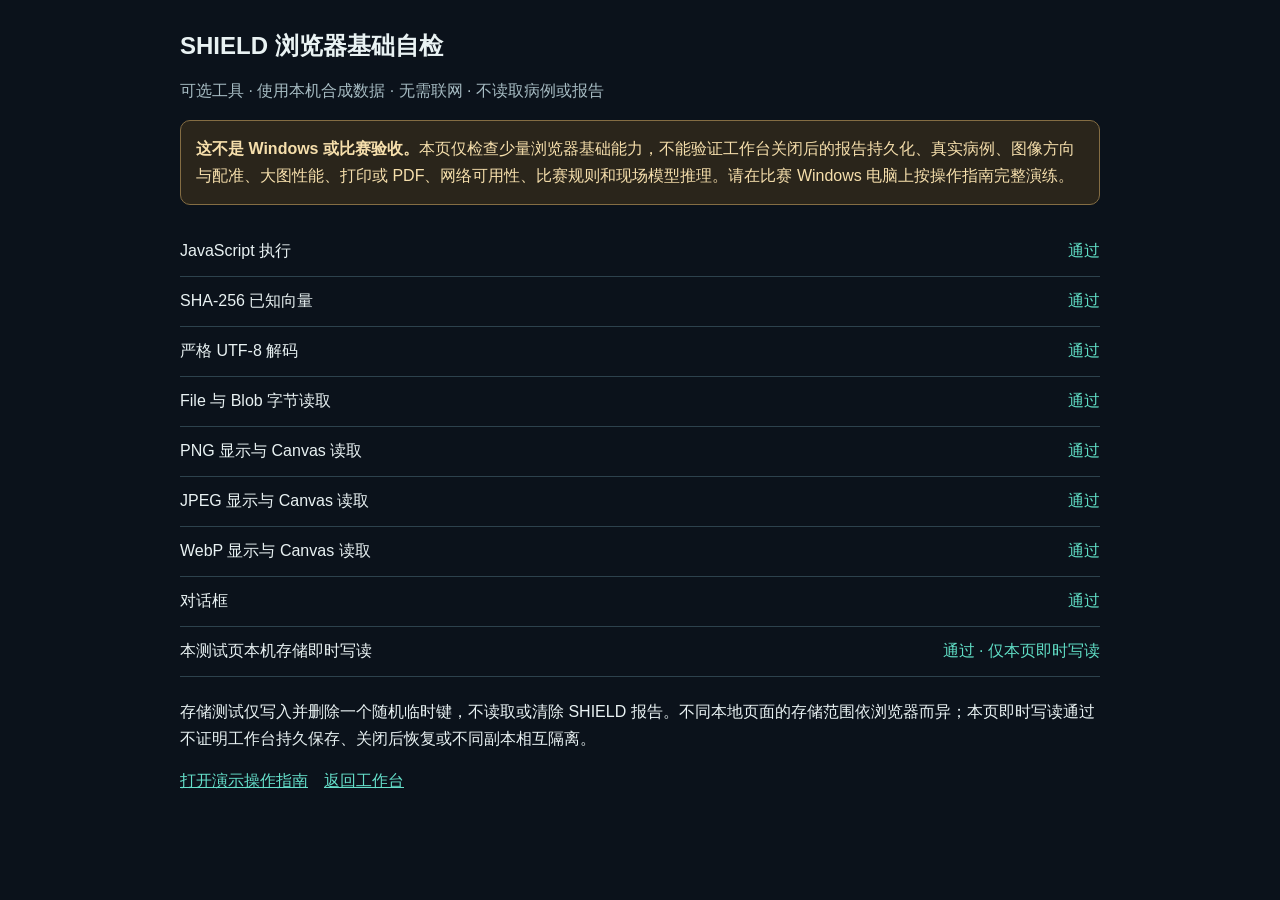
<file: browser-check.html>
<!doctype html>
<html lang="zh-CN"><head><meta charset="utf-8"><meta name="viewport" content="width=device-width,initial-scale=1"><title>SHIELD · 浏览器基础自检</title>
<style>
:root{color-scheme:dark;font-family:-apple-system,BlinkMacSystemFont,"Segoe UI","Microsoft YaHei",sans-serif;background:#0b121b;color:#e9f2f3}body{margin:0}main{max-width:920px;margin:0 auto;padding:30px 22px 48px}h1{font-size:24px;margin:0 0 12px}p{line-height:1.65}.lead{color:#a6bbc2}.notice{border:1px solid #846d43;background:#2a251b;color:#f6dfac;padding:15px;border-radius:10px}.warning{border:1px solid #a75d5d;background:#361f23;color:#ffdbdb;padding:15px;border-radius:10px}ul{list-style:none;padding:0;margin:22px 0}li{display:flex;gap:16px;justify-content:space-between;align-items:baseline;border-bottom:1px solid #2d424d;padding:14px 0}li span:last-child{text-align:right;overflow-wrap:anywhere}.ok{color:#60ddc5}.bad{color:#ffb5a7}.unknown{color:#c9b88c}a{color:#65dfca}button{background:#244b4b;border:1px solid #4cb7a4;color:#fff;border-radius:6px;padding:8px 16px}
</style></head><body><main>
<h1>SHIELD 浏览器基础自检</h1><p class="lead">可选工具 · 使用本机合成数据 · 无需联网 · 不读取病例或报告</p>
<p class="notice"><strong>这不是 Windows 或比赛验收。</strong>本页仅检查少量浏览器基础能力，不能验证工作台关闭后的报告持久化、真实病例、图像方向与配准、大图性能、打印或 PDF、网络可用性、比赛规则和现场模型推理。请在比赛 Windows 电脑上按操作指南完整演练。</p>
<p id="scriptWarning" class="warning" role="status">自检脚本尚未执行；若提示持续显示，请完整解压并使用新版 Edge 或 Chrome。以下项目均未检测。</p>
<ul aria-label="自检结果">
<li><span>JavaScript 执行</span><span id="status-js" class="unknown">未检测</span></li>
<li><span>SHA-256 已知向量</span><span id="status-sha" class="unknown">未检测</span></li>
<li><span>严格 UTF-8 解码</span><span id="status-utf8" class="unknown">未检测</span></li>
<li><span>File 与 Blob 字节读取</span><span id="status-file" class="unknown">未检测</span></li>
<li><span>PNG 显示与 Canvas 读取</span><span id="status-image" class="unknown">未检测</span></li>
<li><span>JPEG 显示与 Canvas 读取</span><span id="status-jpeg" class="unknown">未检测</span></li>
<li><span>WebP 显示与 Canvas 读取</span><span id="status-webp" class="unknown">未检测</span></li>
<li><span>对话框</span><span id="status-dialog" class="unknown">未检测</span></li>
<li><span>本测试页本机存储即时写读</span><span id="status-storage" class="unknown">未检测</span></li>
</ul><p>存储测试仅写入并删除一个随机临时键，不读取或清除 SHIELD 报告。不同本地页面的存储范围依浏览器而异；本页即时写读通过不证明工作台持久保存、关闭后恢复或不同副本相互隔离。</p><p><a href="%E6%BC%94%E7%A4%BA%E6%93%8D%E4%BD%9C%E6%8C%87%E5%8D%97.txt">打开演示操作指南</a>　<a href="index.html#workspace">返回工作台</a></p>
</main><script>
(function(){'use strict';
const $=id=>document.getElementById(id);function result(id,state,detail){const el=$('status-'+id);el.textContent=state+(detail?' · '+detail:'');el.className=state==='通过'?'ok':state==='失败'?'bad':'unknown'}
async function sha(){if(!globalThis.crypto||!crypto.subtle){result('sha','未检测','浏览器没有 Web Crypto');return}try{const bytes=new TextEncoder().encode('abc');const out=await crypto.subtle.digest('SHA-256',bytes);const hex=Array.from(new Uint8Array(out),b=>b.toString(16).padStart(2,'0')).join('');result('sha',hex==='ba7816bf8f01cfea414140de5dae2223b00361a396177a9cb410ff61f20015ad'?'通过':'失败',hex==='ba7816bf8f01cfea414140de5dae2223b00361a396177a9cb410ff61f20015ad'?'':'结果不符')}catch(e){result('sha','失败','无法计算')}}
function utf8(){if(typeof TextDecoder!=='function'){result('utf8','未检测','浏览器没有 TextDecoder');return}try{const d=new TextDecoder('utf-8',{fatal:true});if(d.decode(new Uint8Array([0xe4,0xb8,0xad]))!=='中')throw Error();let rejected=false;try{d.decode(new Uint8Array([0xff]))}catch(e){rejected=true}result('utf8',rejected?'通过':'失败',rejected?'':'无效字节未拒绝')}catch(e){result('utf8','失败','解码检查未通过')}}
async function files(){if(typeof File!=='function'||typeof Blob!=='function'||typeof File.prototype.arrayBuffer!=='function'){result('file','未检测','浏览器缺少 File / Blob 字节读取');return}try{const f=new File([new Uint8Array([1,2,3])],'synthetic.bin');const b=new Uint8Array(await f.arrayBuffer());result('file',b.length===3&&b[0]===1&&b[1]===2&&b[2]===3?'通过':'失败')}catch(e){result('file','失败','本地字节读取失败')}}
async function imageCheck(id,kind,encoded){if(typeof Image!=='function'||typeof Blob!=='function'||!globalThis.URL||typeof URL.createObjectURL!=='function'){result(id,'未检测','缺少本地图像接口');return}let url=null;try{const raw=atob(encoded);url=URL.createObjectURL(new Blob([Uint8Array.from(raw,c=>c.charCodeAt(0))],{type:'image/'+kind}));await new Promise((resolve,reject)=>{const im=new Image(),timer=setTimeout(()=>{im.onload=im.onerror=null;reject(Error('timeout'))},5000);im.onload=()=>{clearTimeout(timer);try{const c=document.createElement('canvas');c.width=c.height=1;const ctx=c.getContext('2d');if(!ctx||im.naturalWidth!==1||im.naturalHeight!==1)throw Error();ctx.drawImage(im,0,0);if(ctx.getImageData(0,0,1,1).data[3]!==255)throw Error();resolve()}catch(e){reject(e)}};im.onerror=()=>{clearTimeout(timer);reject(Error('decode'))};im.src=url});result(id,'通过')}catch(e){result(id,'失败',kind.toUpperCase()+' 解码或 Canvas 读取失败')}finally{if(url)URL.revokeObjectURL(url)}}
function dialog(){const d=document.createElement('dialog');if(typeof d.showModal!=='function'||typeof d.close!=='function'){result('dialog','未检测','浏览器缺少对话框接口');return}try{d.textContent='对话框检查';document.body.appendChild(d);d.showModal();const ok=d.open;d.close();result('dialog',ok&&!d.open?'通过':'失败')}catch(e){result('dialog','失败','无法打开或关闭')}finally{d.remove()}}
function storage(){if(!globalThis.crypto||typeof crypto.getRandomValues!=='function'){result('storage','未检测','无法生成临时键');return}let store=null,key=null,wrote=false;try{const bytes=crypto.getRandomValues(new Uint8Array(16));key='shield-selfcheck-'+Array.from(bytes,b=>b.toString(16).padStart(2,'0')).join('');store=globalThis.localStorage;if(store.getItem(key)!==null){result('storage','未检测','临时键已存在');return}store.setItem(key,'test');wrote=true;if(store.getItem(key)!=='test')throw Error('read');store.removeItem(key);wrote=false;if(store.getItem(key)!==null)throw Error('remove');result('storage','通过','仅本页即时写读')}catch(e){if(wrote&&store&&key){try{store.removeItem(key);wrote=false}catch(_){}}result('storage','失败',wrote?'临时键未能删除':'本页存储不可用或读写失败')}}
result('js','通过');$('scriptWarning').hidden=true;utf8();dialog();storage();sha();files();imageCheck('image','png','iVBORw0KGgoAAAANSUhEUgAAAAEAAAABCAYAAAAfFcSJAAAADUlEQVR4nGNgaPj/HwAEggJ/59habAAAAABJRU5ErkJggg==');imageCheck('jpeg','jpeg','/9j/4AAQSkZJRgABAQAAAQABAAD/2wBDAAgGBgcGBQgHBwcJCQgKDBQNDAsLDBkSEw8UHRofHh0aHBwgJC4nICIsIxwcKDcpLDAxNDQ0Hyc5PTgyPC4zNDL/2wBDAQkJCQwLDBgNDRgyIRwhMjIyMjIyMjIyMjIyMjIyMjIyMjIyMjIyMjIyMjIyMjIyMjIyMjIyMjIyMjIyMjIyMjL/wAARCAABAAEDASIAAhEBAxEB/8QAHwAAAQUBAQEBAQEAAAAAAAAAAAECAwQFBgcICQoL/[base64]/8QAHwEAAwEBAQEBAQEBAQAAAAAAAAECAwQFBgcICQoL/[base64]/9oADAMBAAIRAxEAPwDJooor9EPgz//Z');imageCheck('webp','webp','UklGRjwAAABXRUJQVlA4IDAAAAAQAgCdASoBAAEAAUAmJaACdLoB+AH4AAPIAP7r3i/9wb7Iuf+eh/7O5tVIf27gAAA=');
})();
</script></body></html>
</file>
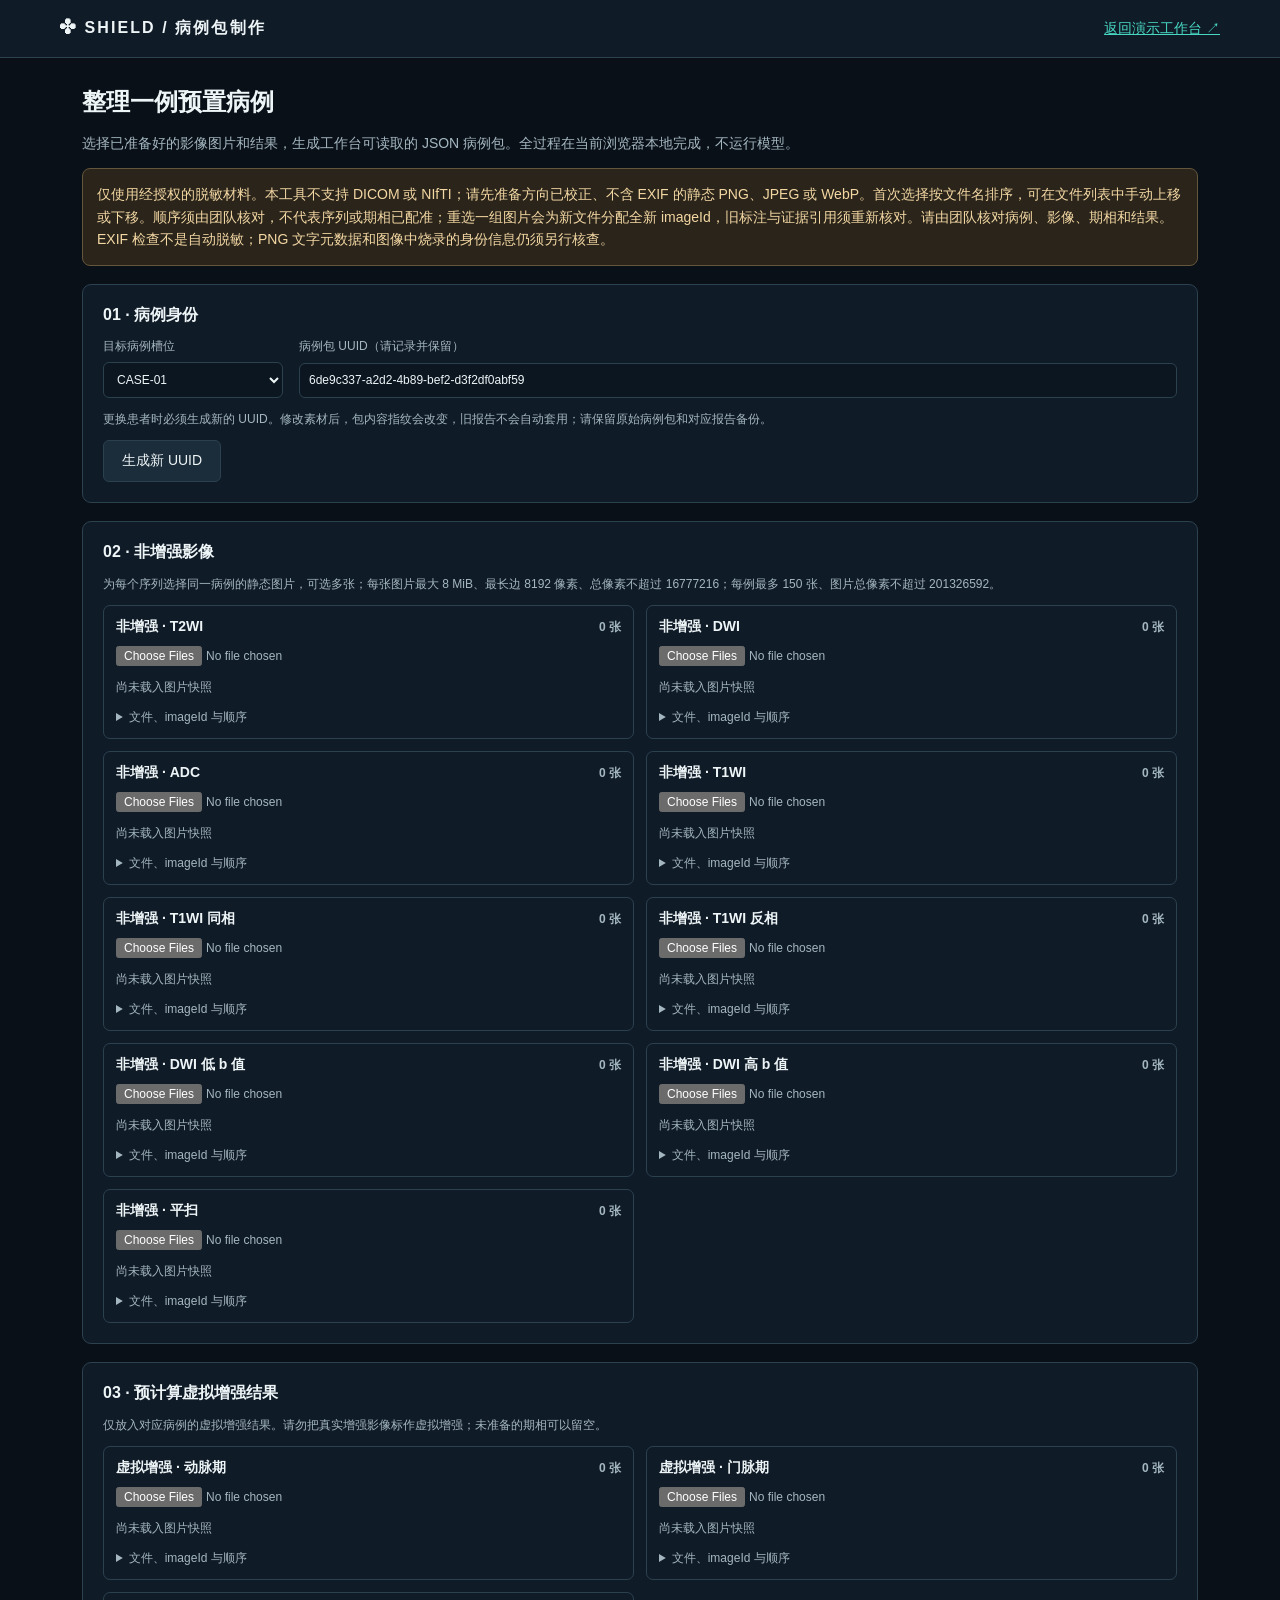
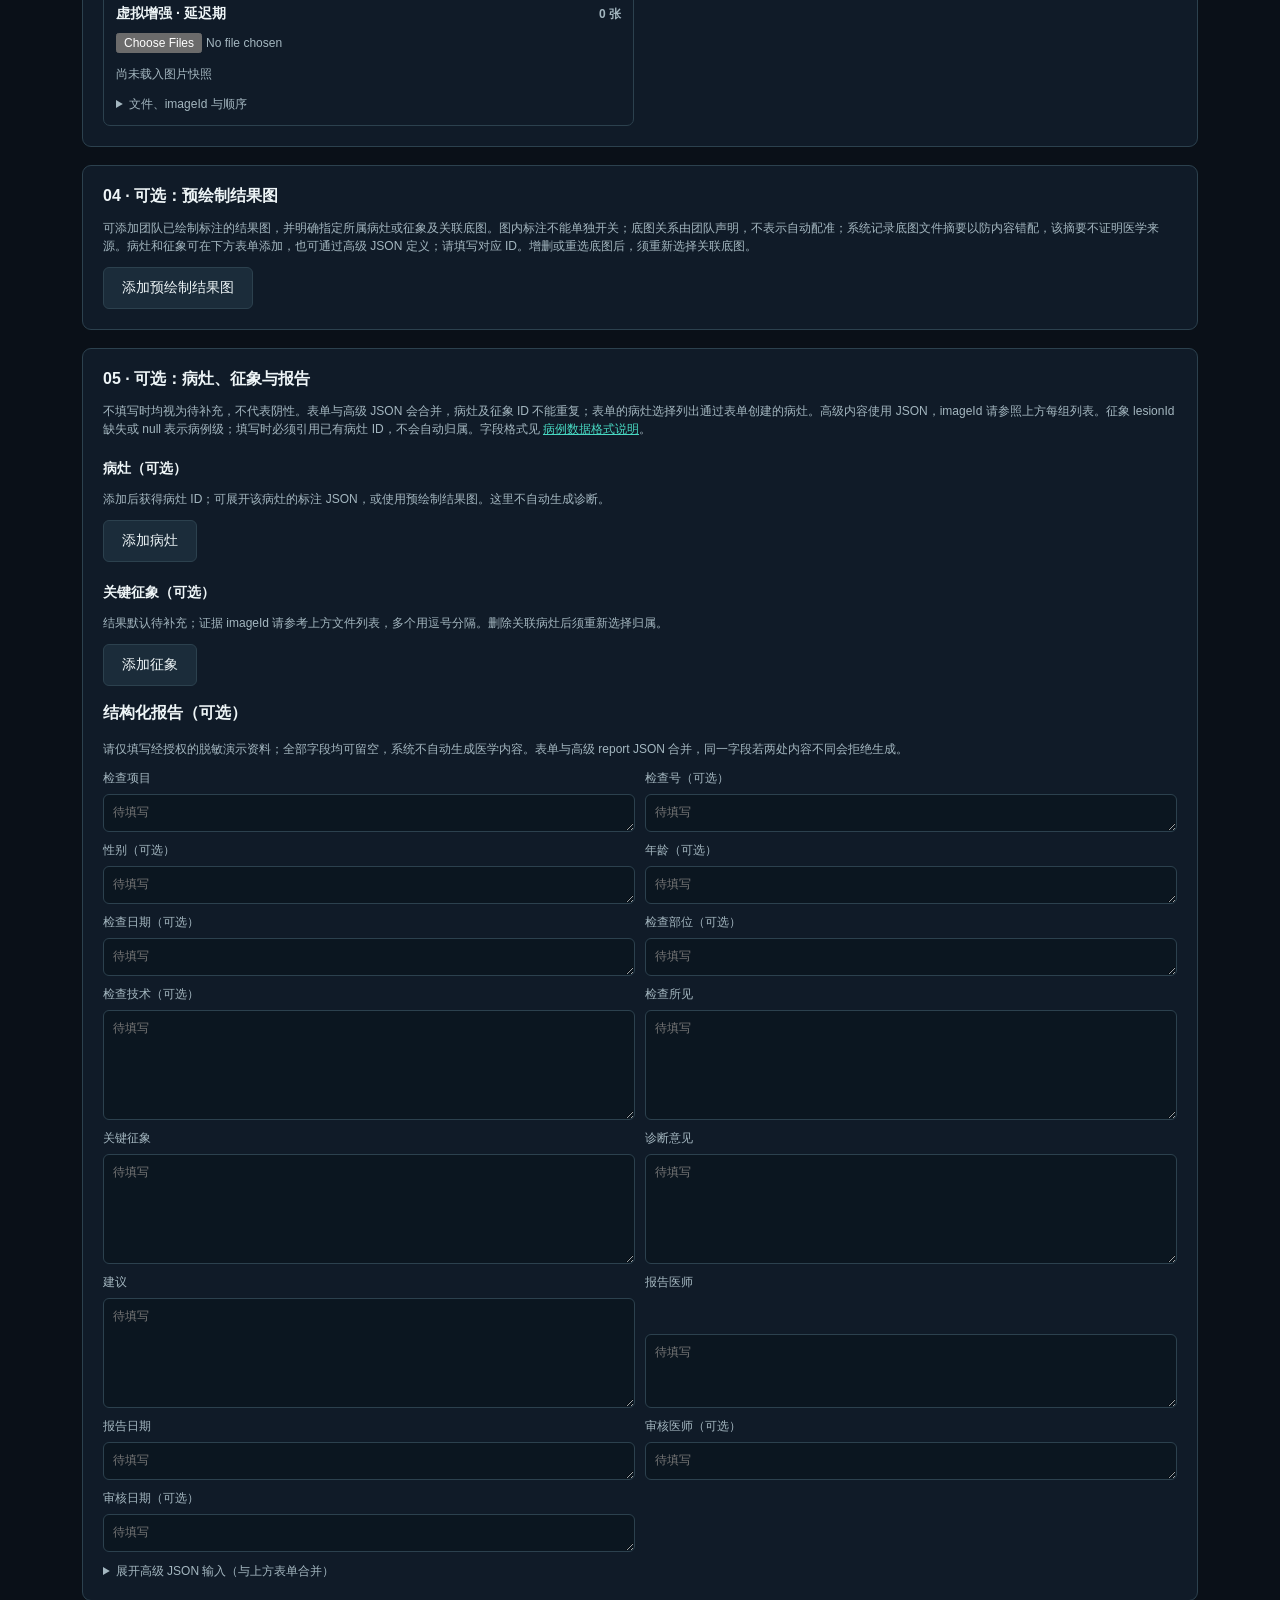
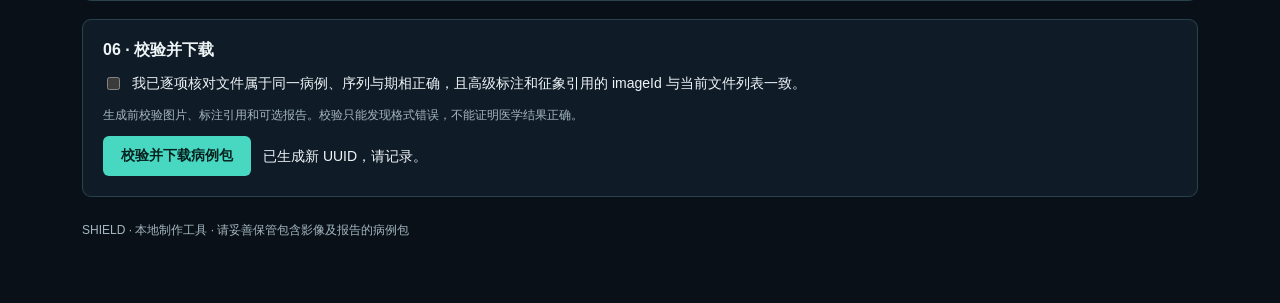
<file: case-builder.html>
<!doctype html><html lang="zh-CN"><head><meta charset="utf-8"><meta name="viewport" content="width=device-width,initial-scale=1"><title>病例包制作 · SHIELD</title><style>
:root{color-scheme:dark;font-family:-apple-system,BlinkMacSystemFont,"Segoe UI","Microsoft YaHei",sans-serif;--bg:#0a1018;--card:#101b28;--muted:#a4b7c0;--text:#eef5f7;--line:#2c414e;--accent:#48d8c2}*{box-sizing:border-box}body{margin:0;background:var(--bg);color:var(--text);font-size:14px}header{background:var(--card);border-bottom:1px solid var(--line);padding:18px max(22px,calc((100% - 1160px)/2));display:flex;align-items:center;justify-content:space-between;gap:14px}header strong{letter-spacing:.13em;font-size:16px}a{color:var(--accent)}main{max-width:1160px;margin:auto;padding:28px 22px 64px}h1{margin:0 0 8px;font-size:24px}h2{margin:0 0 12px;font-size:16px}p{line-height:1.6;color:var(--muted)}.notice{border:1px solid #64563b;background:#2a241b;color:#f4d8a3;padding:14px;border-radius:8px;line-height:1.6}.card{background:var(--card);border:1px solid var(--line);border-radius:9px;padding:20px;margin:18px 0}.row{display:grid;grid-template-columns:180px 1fr;gap:16px}.group-grid{display:grid;grid-template-columns:repeat(2,minmax(0,1fr));gap:12px}.group{border:1px solid var(--line);border-radius:7px;padding:12px;min-width:0}.group-header{display:flex;justify-content:space-between;gap:10px;font-weight:600}.hint{font-size:12px;color:var(--muted);line-height:1.5}.group input{display:block;margin:10px 0;width:100%;font-size:12px;color:var(--muted)}select,input,textarea,button{font:inherit}select,input[type=text],textarea{width:100%;background:#0b1620;color:var(--text);border:1px solid var(--line);border-radius:6px;padding:9px}textarea{min-height:110px;resize:vertical;font-family:ui-monospace,monospace;font-size:12px;line-height:1.5}label.field{display:grid;gap:7px;color:var(--muted);font-size:12px}details{font-size:12px;color:var(--muted);line-height:1.5}details ul{padding-left:18px;max-height:150px;overflow:auto;overflow-wrap:anywhere}.result-entry{border:1px solid var(--line);border-radius:7px;padding:14px;margin:12px 0}.result-entry .result-grid{display:grid;grid-template-columns:repeat(2,minmax(0,1fr));gap:10px}.result-entry .remove-result{margin-top:10px}.result-entry .hint{margin:7px 0}.simple-section h3{font-size:14px;margin:22px 0 4px}.simple-entry{border:1px solid var(--line);border-radius:7px;padding:14px;margin:12px 0}.simple-grid{display:grid;grid-template-columns:repeat(2,minmax(0,1fr));gap:10px;margin:10px 0}.simple-entry input[type=number]{width:100%;background:#0b1620;color:var(--text);border:1px solid var(--line);border-radius:6px;padding:9px}.advanced{display:grid;gap:14px;margin-top:14px}.check{display:flex;gap:9px;line-height:1.5;align-items:flex-start}.check input{margin-top:4px;accent-color:var(--accent)}button{cursor:pointer;border:0;border-radius:6px;background:var(--accent);color:#06201d;font-weight:700;padding:11px 18px}button:disabled{opacity:.55;cursor:wait}.ghost{background:#1b2c3a;border:1px solid var(--line);color:var(--text);font-weight:400}.actions{display:flex;gap:12px;align-items:center;flex-wrap:wrap}.status{line-height:1.6;overflow-wrap:anywhere}.error{color:#ffc886}.ok{color:var(--accent)}.mono{font-family:ui-monospace,monospace;word-break:break-all}footer{font-size:12px;color:var(--muted);margin-top:25px}@media(max-width:700px){header{padding:15px;flex-wrap:wrap}main{padding:20px 14px}.row,.group-grid,.result-entry .result-grid,.simple-grid{grid-template-columns:1fr}.card{padding:16px}}
.reorder-image{font-size:11px;padding:4px 7px;margin:3px 0 3px 5px}.reorder-image:disabled{cursor:default}.preview-dialog{width:min(760px,calc(100vw - 32px));max-height:calc(100vh - 32px);overflow:auto;background:var(--card);color:var(--text);border:1px solid var(--line);border-radius:9px;padding:20px}.preview-dialog::backdrop{background:#000b}.preview-dialog .preview-info{overflow-wrap:anywhere}.preview-dialog img{display:block;max-width:100%;max-height:55vh;margin:12px auto;object-fit:contain;background:#07111b}.preview-dialog img[hidden]{display:none}
.simple-report-compact{min-height:37px;resize:vertical}
</style></head><body><header><strong>✣ SHIELD / 病例包制作</strong><a href="index.html#workspace">返回演示工作台 ↗</a></header><main><div id="builderBoot" class="notice" role="status">正在加载病例制作工具；如果此提示持续显示，请完整解压所有文件并使用新版浏览器。</div><h1>整理一例预置病例</h1><p>选择已准备好的影像图片和结果，生成工作台可读取的 JSON 病例包。全过程在当前浏览器本地完成，不运行模型。</p><div class="notice">仅使用经授权的脱敏材料。本工具不支持 DICOM 或 NIfTI；请先准备方向已校正、不含 EXIF 的静态 PNG、JPEG 或 WebP。首次选择按文件名排序，可在文件列表中手动上移或下移。顺序须由团队核对，不代表序列或期相已配准；重选一组图片会为新文件分配全新 imageId，旧标注与证据引用须重新核对。请由团队核对病例、影像、期相和结果。EXIF 检查不是自动脱敏；PNG 文字元数据和图像中烧录的身份信息仍须另行核查。</div>
<section class="card"><h2>01 · 病例身份</h2><div class="row"><label class="field">目标病例槽位<select id="caseId"><option>CASE-01</option><option>CASE-02</option><option>CASE-03</option></select></label><label class="field">病例包 UUID（请记录并保留）<input id="packId" type="text" spellcheck="false"></label></div><p class="hint">更换患者时必须生成新的 UUID。修改素材后，包内容指纹会改变，旧报告不会自动套用；请保留原始病例包和对应报告备份。</p><button class="ghost" id="newUuid" type="button">生成新 UUID</button></section>
<section class="card"><h2>02 · 非增强影像</h2><p class="hint">为每个序列选择同一病例的静态图片，可选多张；每张图片最大 8 MiB、最长边 8192 像素、总像素不超过 16777216；每例最多 150 张、图片总像素不超过 201326592。</p><div class="group-grid" id="sequences"></div></section>
<section class="card"><h2>03 · 预计算虚拟增强结果</h2><p class="hint">仅放入对应病例的虚拟增强结果。请勿把真实增强影像标作虚拟增强；未准备的期相可以留空。</p><div class="group-grid" id="phases"></div></section>
<section class="card"><h2>04 · 可选：预绘制结果图</h2><p class="hint">可添加团队已绘制标注的结果图，并明确指定所属病灶或征象及关联底图。图内标注不能单独开关；底图关系由团队声明，不表示自动配准；系统记录底图文件摘要以防内容错配，该摘要不证明医学来源。病灶和征象可在下方表单添加，也可通过高级 JSON 定义；请填写对应 ID。增删或重选底图后，须重新选择关联底图。</p><div id="renderedRows"></div><button type="button" class="ghost" id="addRendered">添加预绘制结果图</button></section>
<section class="card"><h2>05 · 可选：病灶、征象与报告</h2><p class="hint">不填写时均视为待补充，不代表阴性。表单与高级 JSON 会合并，病灶及征象 ID 不能重复；表单的病灶选择列出通过表单创建的病灶。高级内容使用 JSON，imageId 请参照上方每组列表。征象 lesionId 缺失或 null 表示病例级；填写时必须引用已有病灶 ID，不会自动归属。字段格式见 <a href="%E7%97%85%E4%BE%8B%E6%95%B0%E6%8D%AE%E6%A0%BC%E5%BC%8F%E8%AF%B4%E6%98%8E.txt" target="_blank" rel="noopener">病例数据格式说明</a>。</p><div class="simple-section"><h3>病灶（可选）</h3><p class="hint">添加后获得病灶 ID；可展开该病灶的标注 JSON，或使用预绘制结果图。这里不自动生成诊断。</p><div id="simpleLesions"></div><button type="button" class="ghost" id="addLesion">添加病灶</button><h3>关键征象（可选）</h3><p class="hint">结果默认待补充；证据 imageId 请参考上方文件列表，多个用逗号分隔。删除关联病灶后须重新选择归属。</p><div id="simpleFindings"></div><button type="button" class="ghost" id="addFinding">添加征象</button></div><h3>结构化报告（可选）</h3><p class="hint">请仅填写经授权的脱敏演示资料；全部字段均可留空，系统不自动生成医学内容。表单与高级 report JSON 合并，同一字段若两处内容不同会拒绝生成。</p><div id="simpleReport" class="simple-grid"></div><details><summary>展开高级 JSON 输入（与上方表单合并）</summary><div class="advanced"><label class="field">病灶 lesions（数组）<textarea id="lesions" spellcheck="false">[]</textarea></label><label class="field">征象 findings（数组）<textarea id="findings" spellcheck="false">[]</textarea></label><label class="field">报告 report（对象）<textarea id="report" spellcheck="false">{}</textarea></label></div></details></section>
<section class="card"><h2>06 · 校验并下载</h2><label class="check"><input type="checkbox" id="confirmed"><span>我已逐项核对文件属于同一病例、序列与期相正确，且高级标注和征象引用的 imageId 与当前文件列表一致。</span></label><p class="hint">生成前校验图片、标注引用和可选报告。校验只能发现格式错误，不能证明医学结果正确。</p><div class="actions"><button id="build" type="button">校验并下载病例包</button><button id="confirmSaved" type="button" class="ghost" hidden>我已确认病例包文件保存</button><span id="status" class="status" role="status" aria-live="polite"></span></div></section><footer>SHIELD · 本地制作工具 · 请妥善保管包含影像及报告的病例包</footer></main><dialog id="imagePreview" class="preview-dialog" aria-labelledby="imagePreviewTitle"><h2 id="imagePreviewTitle">图片快照预览</h2><p id="imagePreviewInfo" class="preview-info"></p><p class="hint">仅供核对已读取的本地快照；尚未完成格式校验，方向和病例归属需人工核实，不代表已配准或来源已验证。</p><img id="imagePreviewImage" alt="所选图片快照" hidden><p id="imagePreviewError" class="storage-warning" role="status" hidden>图片无法显示，请重新核对文件。</p><button id="closeImagePreview" type="button">关闭预览</button></dialog><script src="case-data.js"></script><script src="case-builder.js"></script></body></html>
</file>
<file: presentation.css>
/* 演示布局：在常见投影和笔记本分辨率下同时保留影像、步骤与结果。 */
@media screen and (min-width:1101px) {
  .right { position:sticky; top:10px; max-height:calc(100vh - 205px); overflow-y:auto; overscroll-behavior:contain; scrollbar-color:#52717b transparent; }
  .right:focus-within { scroll-behavior:smooth; }
  .viewport-label,.viewport-corner,.case-import p,.signs-note,.report-actions span,.footer,.field,.report-field,.nextrow p,.step span,.tab,.phase-button,.lesion-toolbar {font-size:12px}
  .step small,.count {font-size:10px}
  .lesion-toolbar label {min-height:28px; padding:3px 2px}
}
@media screen and (min-width:701px) and (max-height:900px) {
  .top {height:50px; padding:0 20px}
  .mark {width:30px; height:30px}
  .brand {font-size:14px}
  .brand small {margin-top:1px}
  .main {padding:10px 16px}
  .intro {display:none}
  .layout {gap:10px}
  .side {padding:12px}
  .side-note {margin:6px 0 8px; line-height:1.45}
  .case {padding:8px; margin-bottom:3px}
  .case-sub {margin-top:4px}
  .case-import {margin-top:10px; padding-top:10px}
  .case-import p {margin:7px 0; line-height:1.4}
  .work-head {padding:10px 14px}
  .work-title small {margin-top:3px}
  .view-controls {padding:5px 12px}
  .phase-toolbar,.lesion-toolbar {margin:0 12px 5px}
  .phase-button {padding:5px 8px}
  .viewer {margin:0 10px; padding:7px}
  .viewport {min-height:clamp(145px,calc(100vh - 450px),330px)}
  .viewer .shield-image-viewport .shield-media,
  .viewer .shield-image-viewport .shield-image {max-height:clamp(145px,calc(100vh - 450px),330px)}
  .under-view {padding:7px 3px 1px}
  .stages {padding:10px 14px 12px}
  .stages-title {margin-bottom:6px}
  .step {min-height:46px; padding:6px 8px}
  .step small {margin-bottom:2px}
  .nextrow {margin-top:7px}
  .primary {padding:8px 12px}
  .right {top:10px; max-height:calc(100vh - 70px); padding:14px}
  .result-section {padding:12px 0}
  .footer {margin-top:8px}
}
@media print {.right {position:static; max-height:none; overflow:visible}}

@media screen and (min-width:1101px) and (max-height:900px) { .layout {grid-template-columns:210px minmax(410px,1fr) 285px} }

.shield-image-viewport .viewport-label{max-width:calc(100% - 16px);line-height:1.35;overflow-wrap:anywhere}

.diagnosis-pane{display:block;place-items:normal;overflow:auto;padding:18px;background:#0d1a26;color:var(--text);max-height:330px}.diagnosis-heading{font-size:13px;font-weight:700;color:var(--accent);margin-bottom:12px}.diagnosis-section{border-bottom:1px solid var(--line);padding:8px 0}.diagnosis-section strong{font-size:12px}.diagnosis-text{white-space:pre-wrap;overflow-wrap:anywhere;font-size:12px;line-height:1.55;color:var(--muted);margin:6px 0}.diagnosis-note{font-size:11px;color:var(--muted);margin-top:10px}@media screen and (min-width:701px) and (max-height:900px){.diagnosis-pane{max-height:clamp(145px,calc(100vh - 450px),330px)}}

@media screen and (min-width:1101px){.right .result-head{position:sticky;top:-14px;z-index:5;background:var(--surface);padding-top:4px}}

@media print {dialog{display:none!important}}

.viewport:focus-visible{outline:2px solid var(--accent);outline-offset:-3px}
@media screen and (min-width:701px) and (max-width:1100px){.right{max-height:none}}
.view-controls .tab{max-width:100%;overflow-wrap:anywhere;white-space:normal;text-align:left}
@page{margin:15mm}
@media print{
  html,body,.main,.layout,.right,.report,.print-report{background:#fff!important;color:#111!important;box-shadow:none!important;border:0!important;border-radius:0!important;overflow:visible!important;max-height:none!important;height:auto!important}
  .main,.right,.report{padding:0!important;margin:0!important}
  .print-report .print-footer{break-inside:avoid;page-break-inside:avoid}
  .print-report h2{break-after:avoid;page-break-after:avoid}
  .print-report p{orphans:3;widows:3}
}
@media print{html,body{color-scheme:light!important}}

.report-field textarea.report-compact{min-height:34px;resize:vertical}
@media print{.print-report dd,.print-report .print-footer div{white-space:pre-wrap;overflow-wrap:anywhere}}
</file>
